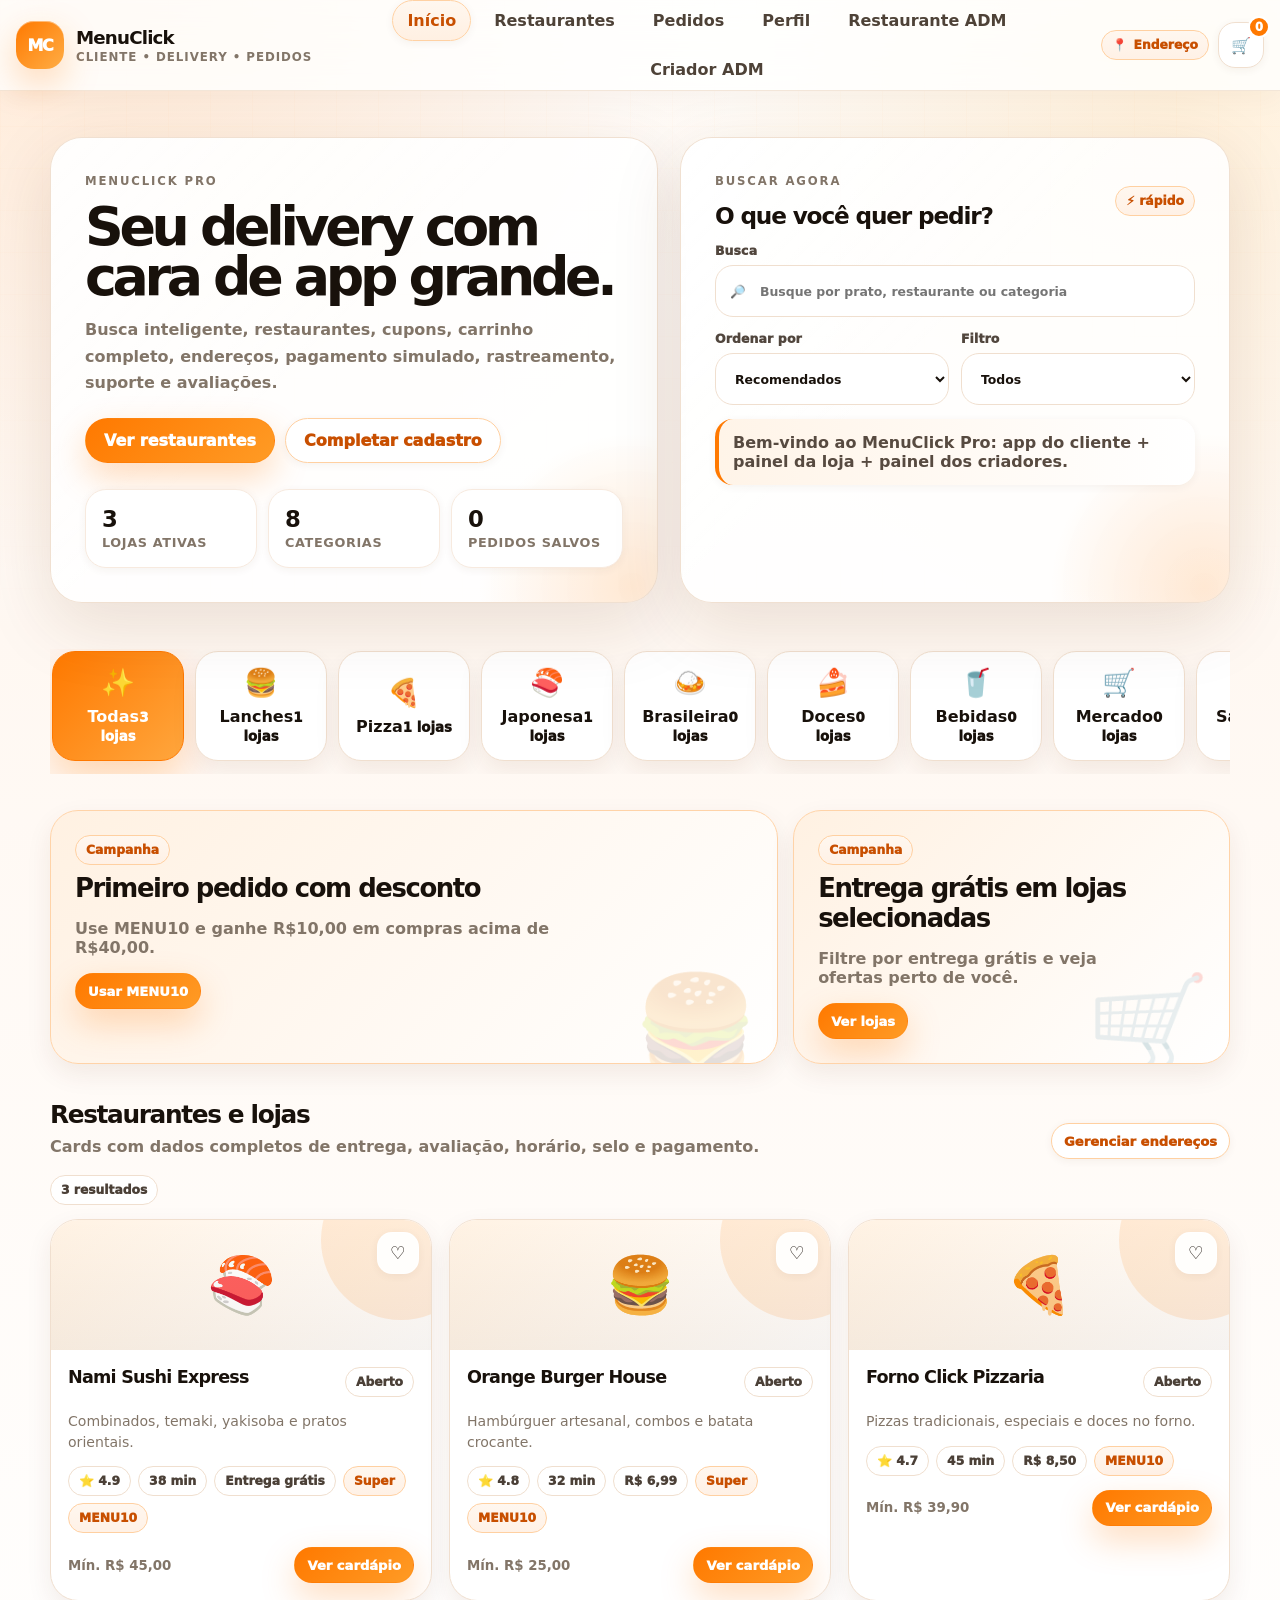
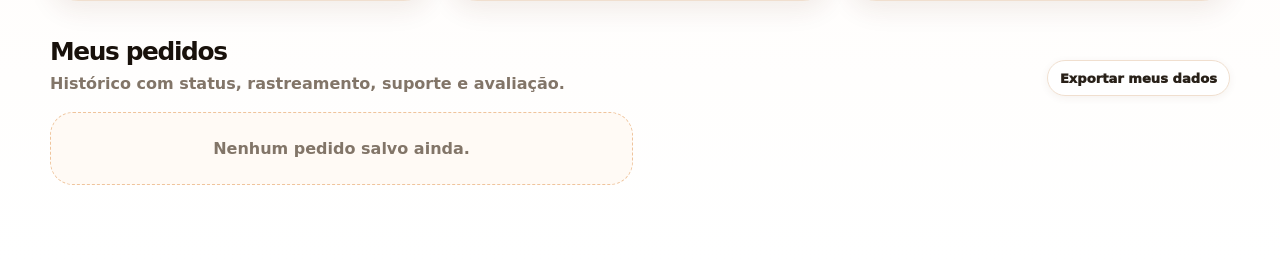
<file: index.html>
<!DOCTYPE html>
<html lang="pt-BR">
<head>
  <meta charset="UTF-8" />
  <meta name="viewport" content="width=device-width, initial-scale=1.0, maximum-scale=1.0" />
  <meta name="theme-color" content="#ff7900" />
  <title>MenuClick | App do Cliente</title>
  <link rel="stylesheet" href="shared.css" />
</head>
<body>
  <header class="topbar">
    <div class="topbar-inner">
      <a class="brand" href="index.html">
        <div class="logo">MC</div>
        <div><h1>MenuClick</h1><p>cliente • delivery • pedidos</p></div>
      </a>
      <nav class="nav">
        <a class="active" href="#inicio">Início</a>
        <a href="#restaurantes">Restaurantes</a>
        <a href="#pedidos">Pedidos</a>
        <button data-open-profile>Perfil</button>
        <a href="restaurante-admin.html">Restaurante ADM</a>
        <a href="criador-admin.html">Criador ADM</a>
      </nav>
      <div class="top-actions">
        <button class="pill orange" data-open-address>📍 <span id="topAddress">Endereço</span></button>
        <button class="icon-btn" data-open-cart aria-label="Abrir carrinho">🛒 <span class="count" id="cartCount">0</span></button>
      </div>
    </div>
  </header>

  <main class="app-shell" id="inicio">
    <section class="hero">
      <div class="container hero-grid">
        <div class="hero-card">
          <p class="eyebrow">MenuClick Pro</p>
          <h2>Seu delivery com cara de app grande.</h2>
          <p>Busca inteligente, restaurantes, cupons, carrinho completo, endereços, pagamento simulado, rastreamento, suporte e avaliações.</p>
          <div class="hero-actions">
            <a class="btn" href="#restaurantes">Ver restaurantes</a>
            <button class="btn secondary" data-open-profile>Completar cadastro</button>
          </div>
          <div class="stat-grid">
            <div class="stat"><strong id="statStores">0</strong><span>lojas ativas</span></div>
            <div class="stat"><strong id="statCats">0</strong><span>categorias</span></div>
            <div class="stat"><strong id="statOrders">0</strong><span>pedidos salvos</span></div>
          </div>
        </div>
        <div class="hero-card search-card">
          <div class="row between">
            <div>
              <p class="eyebrow">Buscar agora</p>
              <h3 style="margin:0;font-size:1.45rem;letter-spacing:-.05em">O que você quer pedir?</h3>
            </div>
            <span class="badge orange">⚡ rápido</span>
          </div>
          <label class="field full">
            Busca
            <div class="input-wrap"><span>🔎</span><input id="searchInput" class="input icon" placeholder="Busque por prato, restaurante ou categoria" /></div>
          </label>
          <div class="form-grid">
            <label class="field">Ordenar por
              <select id="sortSelect" class="select">
                <option value="recommended">Recomendados</option>
                <option value="deliveryTime">Menor tempo</option>
                <option value="deliveryFee">Menor entrega</option>
                <option value="rating">Melhor avaliação</option>
                <option value="minOrder">Menor pedido mínimo</option>
              </select>
            </label>
            <label class="field">Filtro
              <select id="quickFilter" class="select">
                <option value="all">Todos</option>
                <option value="open">Abertos agora</option>
                <option value="free">Entrega grátis</option>
                <option value="coupon">Com cupom</option>
                <option value="super">Super lojas</option>
              </select>
            </label>
          </div>
          <div class="notice" id="noticeBox">Configure avisos no painel dos criadores.</div>
        </div>
      </div>
    </section>

    <section class="section">
      <div class="container">
        <div class="category-strip" id="categoryStrip"></div>
      </div>
    </section>

    <section class="section">
      <div class="container banner-grid" id="bannerGrid"></div>
    </section>

    <section class="section" id="restaurantes">
      <div class="container">
        <div class="section-head">
          <div><h3>Restaurantes e lojas</h3><p>Cards com dados completos de entrega, avaliação, horário, selo e pagamento.</p></div>
          <div class="row"><button class="btn secondary sm" data-open-address>Gerenciar endereços</button></div>
        </div>
        <div class="filters" id="activeFilters"></div>
        <div class="restaurant-grid" id="restaurantGrid"></div>
      </div>
    </section>

    <section class="section" id="pedidos">
      <div class="container">
        <div class="section-head">
          <div><h3>Meus pedidos</h3><p>Histórico com status, rastreamento, suporte e avaliação.</p></div>
          <button class="btn ghost sm" id="exportMyData">Exportar meus dados</button>
        </div>
        <div class="grid cols-2" id="ordersGrid"></div>
      </div>
    </section>
  </main>

  <nav class="mobile-bottom">
    <a href="#inicio" class="active"><b>🏠</b>Início</a>
    <a href="#restaurantes"><b>🍽️</b>Lojas</a>
    <button data-open-cart><b>🛒</b>Carrinho</button>
    <button data-open-profile><b>👤</b>Perfil</button>
  </nav>

  <div class="drawer" id="cartDrawer">
    <div class="overlay" data-close></div>
    <aside class="drawer-panel">
      <button class="close-x" data-close>×</button>
      <h2 style="margin:0 0 4px;letter-spacing:-.05em">Sacola</h2>
      <p style="margin:0 0 16px;color:var(--muted);font-weight:700" id="cartStoreName">Nenhum restaurante selecionado.</p>
      <div id="cartItems"></div>
      <div class="grid" style="margin-top:14px">
        <div class="form-grid">
          <label class="field">Cupom
            <input class="input" id="couponInput" placeholder="MENU10" />
          </label>
          <label class="field">Gorjeta
            <input class="input" id="tipInput" type="number" min="0" step="1" placeholder="0" />
          </label>
        </div>
        <div class="form-grid">
          <label class="field">Entrega/retirada
            <select id="modeInput" class="select">
              <option value="delivery">Receber em casa</option>
              <option value="pickup">Retirar no local</option>
            </select>
          </label>
          <label class="field">Agendar
            <input id="scheduleInput" class="input" type="datetime-local" />
          </label>
        </div>
        <div class="form-grid">
          <label class="field">Pagamento
            <select id="paymentInput" class="select">
              <option value="pix">Pix</option>
              <option value="credit">Cartão de crédito</option>
              <option value="debit">Cartão de débito</option>
              <option value="cash">Dinheiro</option>
              <option value="vr">Vale-refeição</option>
              <option value="wallet">Carteira digital</option>
            </select>
          </label>
          <label class="field">Troco para
            <input id="changeInput" class="input" placeholder="Ex.: 100,00" />
          </label>
        </div>
        <label class="field">CPF na nota
          <input id="cpfNotaInput" class="input" placeholder="000.000.000-00" />
        </label>
        <label class="field">Observação do pedido
          <textarea id="orderNoteInput" class="textarea" placeholder="Ex.: entregar na portaria, sem contato..."></textarea>
        </label>
        <div class="total-box" id="totalsBox"></div>
        <button class="btn block" id="checkoutBtn">Finalizar pedido</button>
      </div>
    </aside>
  </div>

  <div class="modal" id="restaurantModal">
    <div class="overlay" data-close></div>
    <section class="modal-panel large">
      <button class="close-x" data-close>×</button>
      <div id="restaurantDetail"></div>
    </section>
  </div>

  <div class="modal" id="productModal">
    <div class="overlay" data-close></div>
    <section class="modal-panel">
      <button class="close-x" data-close>×</button>
      <div id="productDetail"></div>
    </section>
  </div>

  <div class="modal" id="profileModal">
    <div class="overlay" data-close></div>
    <section class="modal-panel large">
      <button class="close-x" data-close>×</button>
      <div class="section-head"><div><h3>Perfil e privacidade</h3><p>Cadastro completo do cliente, preferências e LGPD.</p></div></div>
      <form id="profileForm" class="grid">
        <div class="form-grid three">
          <label class="field">Nome completo<input name="name" class="input" required /></label>
          <label class="field">E-mail<input name="email" class="input" type="email" /></label>
          <label class="field">Telefone/WhatsApp<input name="phone" class="input" /></label>
          <label class="field">CPF<input name="cpf" class="input" /></label>
          <label class="field">Nascimento<input name="birthDate" class="input" type="date" /></label>
          <label class="field">Preferência de contato<select name="contactPreference" class="select"><option value="whatsapp">WhatsApp</option><option value="email">E-mail</option><option value="sms">SMS</option><option value="push">Push</option></select></label>
        </div>
        <div class="soft">
          <div class="row">
            <label class="switch"><input name="marketing" type="checkbox" /> Receber promoções</label>
            <label class="switch"><input name="push" type="checkbox" /> Push notification</label>
            <label class="switch"><input name="sms" type="checkbox" /> SMS</label>
            <label class="switch"><input name="termsAccepted" type="checkbox" /> Aceito termos e política</label>
          </div>
        </div>
        <div class="row"><button class="btn" type="submit">Salvar perfil</button><button class="btn danger" type="button" id="deleteAccount">Excluir dados locais</button></div>
      </form>
      <hr style="border:0;border-top:1px solid var(--line);margin:22px 0" />
      <div class="section-head"><div><h3>Formas de pagamento salvas</h3><p>Simulação segura: não armazene número completo do cartão em HTML.</p></div><button class="btn secondary sm" id="addPayment">Adicionar forma</button></div>
      <div id="paymentsList" class="grid cols-2"></div>
    </section>
  </div>

  <div class="modal" id="addressModal">
    <div class="overlay" data-close></div>
    <section class="modal-panel large">
      <button class="close-x" data-close>×</button>
      <div class="section-head"><div><h3>Endereços de entrega</h3><p>CEP, rua, número, bairro, referência, instruções e GPS.</p></div><button class="btn secondary sm" id="useGps">Usar GPS</button></div>
      <form id="addressForm" class="grid">
        <input type="hidden" name="id" />
        <div class="form-grid three">
          <label class="field">Nome do endereço<input name="label" class="input" placeholder="Casa, trabalho..." /></label>
          <label class="field">Tipo<select name="type" class="select"><option value="casa">Casa</option><option value="trabalho">Trabalho</option><option value="academia">Academia</option><option value="outro">Outro</option></select></label>
          <label class="field">CEP<input name="cep" class="input" /></label>
          <label class="field">Rua<input name="street" class="input" /></label>
          <label class="field">Número<input name="number" class="input" /></label>
          <label class="field">Complemento<input name="complement" class="input" /></label>
          <label class="field">Bairro<input name="neighborhood" class="input" /></label>
          <label class="field">Cidade<input name="city" class="input" /></label>
          <label class="field">Estado<input name="state" class="input" /></label>
          <label class="field full">Referência<input name="reference" class="input" placeholder="Perto de..." /></label>
          <label class="field full">Instruções<textarea name="instructions" class="textarea"></textarea></label>
          <label class="field">Latitude<input name="lat" class="input" /></label>
          <label class="field">Longitude<input name="lng" class="input" /></label>
          <label class="switch"><input name="isDefault" type="checkbox" /> Tornar padrão</label>
        </div>
        <button class="btn" type="submit">Salvar endereço</button>
      </form>
      <div id="addressesList" class="grid cols-2" style="margin-top:18px"></div>
    </section>
  </div>

  <div class="modal" id="orderModal">
    <div class="overlay" data-close></div>
    <section class="modal-panel">
      <button class="close-x" data-close>×</button>
      <div id="orderDetail"></div>
    </section>
  </div>

  <script src="data.js"></script>
  <script src="customer.js"></script>
</body>
</html>
</file>
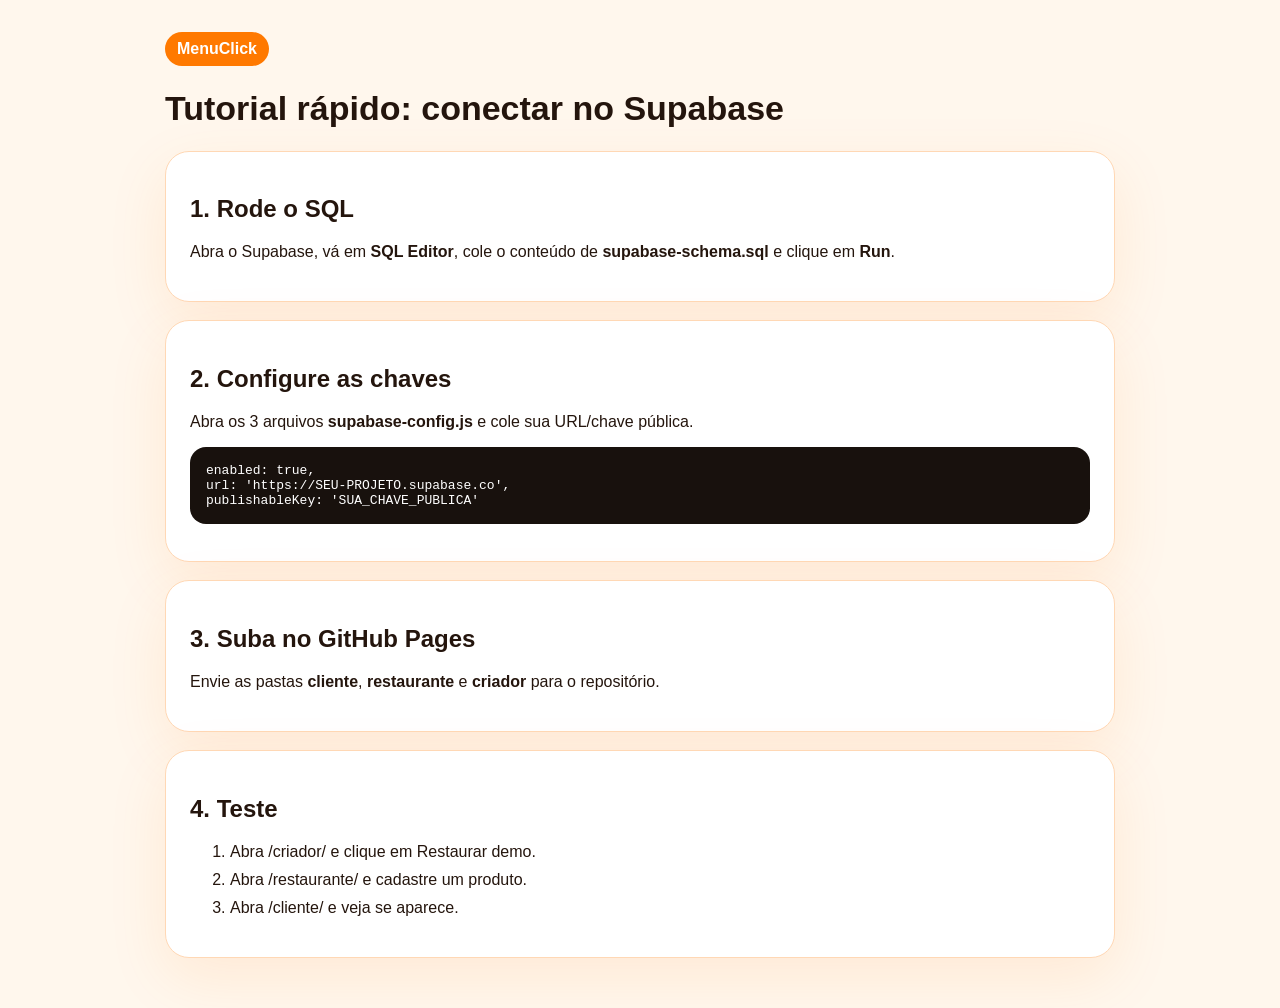
<file: COMECE_AQUI.html>
<!doctype html><html lang="pt-BR"><head><meta charset="utf-8"><meta name="viewport" content="width=device-width,initial-scale=1"><title>MenuClick + Supabase</title><style>body{font-family:Arial,sans-serif;background:#fff7ed;margin:0;color:#24150d}.wrap{max-width:950px;margin:auto;padding:32px}.card{background:#fff;border:1px solid #ffd8b5;border-radius:24px;padding:24px;margin:18px 0;box-shadow:0 20px 60px rgba(255,121,0,.10)}h1{font-size:34px}.tag{display:inline-block;background:#ff7900;color:#fff;padding:8px 12px;border-radius:999px;font-weight:800}code,pre{background:#18110d;color:#fff;border-radius:16px;padding:16px;display:block;overflow:auto}.btn{display:inline-block;background:#ff7900;color:white;text-decoration:none;padding:14px 18px;border-radius:999px;font-weight:800}li{margin:10px 0}</style></head><body><div class="wrap"><span class="tag">MenuClick</span><h1>Tutorial rápido: conectar no Supabase</h1><div class="card"><h2>1. Rode o SQL</h2><p>Abra o Supabase, vá em <b>SQL Editor</b>, cole o conteúdo de <b>supabase-schema.sql</b> e clique em <b>Run</b>.</p></div><div class="card"><h2>2. Configure as chaves</h2><p>Abra os 3 arquivos <b>supabase-config.js</b> e cole sua URL/chave pública.</p><pre>enabled: true,
url: 'https://SEU-PROJETO.supabase.co',
publishableKey: 'SUA_CHAVE_PUBLICA'</pre></div><div class="card"><h2>3. Suba no GitHub Pages</h2><p>Envie as pastas <b>cliente</b>, <b>restaurante</b> e <b>criador</b> para o repositório.</p></div><div class="card"><h2>4. Teste</h2><ol><li>Abra /criador/ e clique em Restaurar demo.</li><li>Abra /restaurante/ e cadastre um produto.</li><li>Abra /cliente/ e veja se aparece.</li></ol></div></div></body></html>
</file>
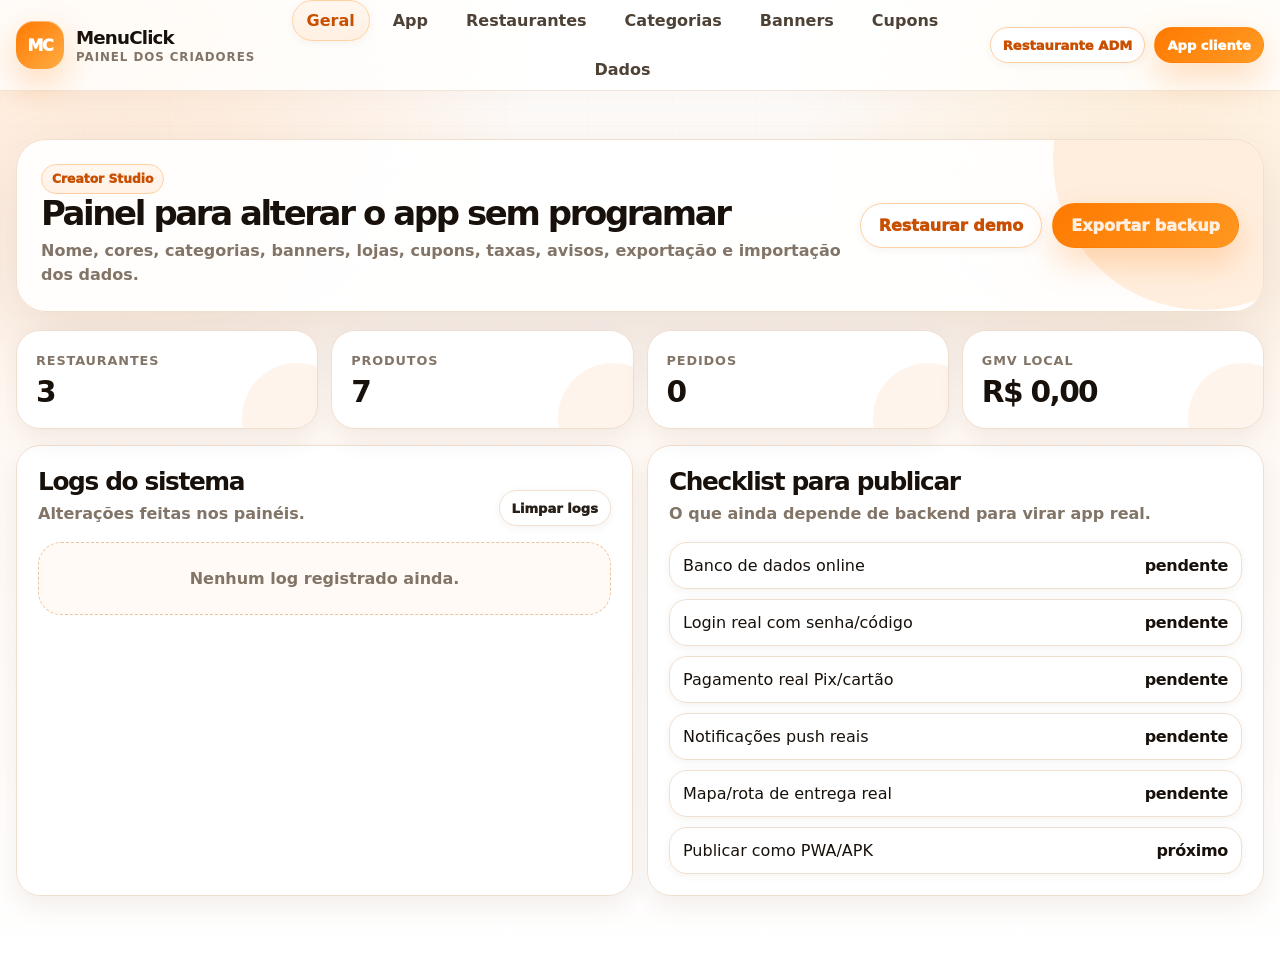
<file: criador-admin.html>
<!DOCTYPE html>
<html lang="pt-BR">
<head>
  <meta charset="UTF-8" />
  <meta name="viewport" content="width=device-width, initial-scale=1.0, maximum-scale=1.0" />
  <meta name="theme-color" content="#ff7900" />
  <title>MenuClick | Painel dos Criadores</title>
  <link rel="stylesheet" href="shared.css" />
</head>
<body>
  <header class="topbar">
    <div class="topbar-inner">
      <a class="brand" href="index.html"><div class="logo">MC</div><div><h1>MenuClick</h1><p>painel dos criadores</p></div></a>
      <nav class="nav">
        <button class="active" data-view="overview">Geral</button>
        <button data-view="settings">App</button>
        <button data-view="restaurants">Restaurantes</button>
        <button data-view="categories">Categorias</button>
        <button data-view="banners">Banners</button>
        <button data-view="coupons">Cupons</button>
        <button data-view="data">Dados</button>
      </nav>
      <div class="top-actions"><a class="btn secondary sm" href="restaurante-admin.html">Restaurante ADM</a><a class="btn sm" href="index.html">App cliente</a></div>
    </div>
  </header>

  <main class="wide admin-shell">
    <section class="admin-hero">
      <div><span class="badge orange">Creator Studio</span><h2>Painel para alterar o app sem programar</h2><p>Nome, cores, categorias, banners, lojas, cupons, taxas, avisos, exportação e importação dos dados.</p></div>
      <div class="row"><button class="btn secondary" id="resetDemo">Restaurar demo</button><button class="btn" id="saveSnapshot">Exportar backup</button></div>
    </section>

    <section class="admin-view active" id="view-overview">
      <div class="dashboard-grid" id="creatorMetrics"></div>
      <div class="grid cols-2" style="margin-top:16px">
        <div class="card"><div class="section-head"><div><h3>Logs do sistema</h3><p>Alterações feitas nos painéis.</p></div><button class="btn ghost sm" id="clearLogs">Limpar logs</button></div><div id="logsList" class="mini-list"></div></div>
        <div class="card"><div class="section-head"><div><h3>Checklist para publicar</h3><p>O que ainda depende de backend para virar app real.</p></div></div><div class="mini-list">
          <div class="mini-item"><span>Banco de dados online</span><b>pendente</b></div>
          <div class="mini-item"><span>Login real com senha/código</span><b>pendente</b></div>
          <div class="mini-item"><span>Pagamento real Pix/cartão</span><b>pendente</b></div>
          <div class="mini-item"><span>Notificações push reais</span><b>pendente</b></div>
          <div class="mini-item"><span>Mapa/rota de entrega real</span><b>pendente</b></div>
          <div class="mini-item"><span>Publicar como PWA/APK</span><b>próximo</b></div>
        </div></div>
      </div>
    </section>

    <section class="admin-view" id="view-settings">
      <form id="settingsForm" class="card grid">
        <div class="section-head"><div><h3>Configurações do app</h3><p>Altere identidade, taxa, cidade, termos e recursos sem código.</p></div><button class="btn" type="submit">Salvar configurações</button></div>
        <div class="form-grid three">
          <label class="field">Nome do app<input name="appName" class="input" /></label>
          <label class="field">Slogan<input name="slogan" class="input" /></label>
          <label class="field">Cidade base<input name="city" class="input" /></label>
          <label class="field">Cor principal<input name="accent" class="input" type="color" /></label>
          <label class="field">Taxa serviço %<input name="serviceFeePercent" class="input" type="number" step="0.1" /></label>
          <label class="field">Entrega padrão<input name="defaultDeliveryFee" class="input" type="number" step="0.01" /></label>
          <label class="field">Entrega grátis acima de<input name="freeDeliveryFrom" class="input" type="number" step="0.01" /></label>
          <label class="switch"><input name="allowScheduledOrders" type="checkbox" /> Pedido agendado</label>
          <label class="switch"><input name="enablePix" type="checkbox" /> Pix</label>
          <label class="switch"><input name="enableCash" type="checkbox" /> Dinheiro</label>
          <label class="switch"><input name="enableCard" type="checkbox" /> Cartão</label>
          <label class="field full">Texto de privacidade/termos<textarea name="privacyText" class="textarea"></textarea></label>
        </div>
      </form>
      <div class="card" style="margin-top:16px"><div class="section-head"><div><h3>Avisos do app</h3><p>Mensagens que aparecem na tela inicial.</p></div><button class="btn secondary sm" id="addNotice">Adicionar aviso</button></div><div id="noticesList" class="mini-list"></div></div>
    </section>

    <section class="admin-view" id="view-restaurants">
      <div class="grid cols-2">
        <form id="restaurantForm" class="card grid">
          <div class="section-head"><div><h3>Cadastrar/editar restaurante</h3><p>Crie lojas sem mexer no código.</p></div><button class="btn" type="submit">Salvar restaurante</button></div>
          <input type="hidden" name="id" />
          <div class="form-grid">
            <label class="field">Nome<input name="name" class="input" required /></label>
            <label class="field">Categoria<select name="category" class="select" id="restaurantCategory"></select></label>
            <label class="field">Razão social<input name="legalName" class="input" /></label>
            <label class="field">CNPJ<input name="cnpj" class="input" /></label>
            <label class="field">E-mail dono<input name="ownerEmail" class="input" /></label>
            <label class="field">Emoji capa<input name="coverEmoji" class="input" /></label>
            <label class="field full">Descrição<input name="description" class="input" /></label>
            <label class="field">Pedido mínimo<input name="minOrder" class="input" type="number" step="0.01" /></label>
            <label class="field">Entrega<input name="deliveryFee" class="input" type="number" step="0.01" /></label>
            <label class="field">Tempo/min<input name="deliveryTime" class="input" type="number" /></label>
            <label class="field">Avaliação inicial<input name="rating" class="input" type="number" step="0.1" /></label>
            <label class="field">Rua<input name="street" class="input" /></label>
            <label class="field">Número<input name="number" class="input" /></label>
            <label class="field">Bairro<input name="neighborhood" class="input" /></label>
            <label class="field">Cidade<input name="city" class="input" /></label>
            <label class="field">Estado<input name="state" class="input" /></label>
            <label class="field full">Tags<input name="tags" class="input" placeholder="Entrega rápida, Cupom" /></label>
          </div>
          <div class="row"><label class="switch"><input name="open" type="checkbox" checked /> Aberto</label><label class="switch"><input name="verified" type="checkbox" checked /> Verificado</label><label class="switch"><input name="superStore" type="checkbox" /> Super loja</label><button type="button" id="clearRestaurant" class="btn ghost sm">Limpar</button></div>
        </form>
        <div class="card"><div class="section-head"><div><h3>Restaurantes</h3><p>Lista geral da plataforma.</p></div></div><div id="restaurantsList" class="mini-list"></div></div>
      </div>
    </section>

    <section class="admin-view" id="view-categories">
      <div class="grid cols-2">
        <form id="categoryForm" class="card grid">
          <div class="section-head"><div><h3>Categorias</h3><p>Controle quais aparecem no app.</p></div><button class="btn" type="submit">Salvar categoria</button></div>
          <input type="hidden" name="id" />
          <div class="form-grid"><label class="field">Nome<input name="name" class="input" required /></label><label class="field">Emoji<input name="emoji" class="input" required /></label><label class="field">Ordem<input name="sort" class="input" type="number" /></label><label class="switch"><input name="active" type="checkbox" checked /> Ativa</label></div>
        </form>
        <div class="card"><h3 style="margin-top:0">Categorias atuais</h3><div id="categoriesList" class="mini-list"></div></div>
      </div>
    </section>

    <section class="admin-view" id="view-banners">
      <div class="grid cols-2">
        <form id="bannerForm" class="card grid">
          <div class="section-head"><div><h3>Banners e campanhas</h3><p>Aparecem na tela inicial do cliente.</p></div><button class="btn" type="submit">Salvar banner</button></div>
          <input type="hidden" name="id" />
          <label class="field">Título<input name="title" class="input" required /></label>
          <label class="field">Texto<input name="body" class="input" required /></label>
          <div class="form-grid"><label class="field">CTA<input name="cta" class="input" /></label><label class="field">Cupom vinculado<input name="coupon" class="input" /></label></div>
          <label class="switch"><input name="active" type="checkbox" checked /> Ativo</label>
        </form>
        <div class="card"><h3 style="margin-top:0">Banners atuais</h3><div id="bannersList" class="mini-list"></div></div>
      </div>
    </section>

    <section class="admin-view" id="view-coupons">
      <div class="grid cols-2">
        <form id="globalCouponForm" class="card grid">
          <div class="section-head"><div><h3>Cupom global</h3><p>Vale para todas as lojas ou uma loja específica.</p></div><button class="btn" type="submit">Salvar cupom</button></div>
          <div class="form-grid"><label class="field">Código<input name="code" class="input" required /></label><label class="field">Restaurante<select name="restaurantId" class="select"><option value="">Todos</option></select></label><label class="field">Tipo<select name="type" class="select"><option value="fixed">Valor fixo</option><option value="percent">Percentual</option><option value="delivery">Frete grátis</option></select></label><label class="field">Valor<input name="value" class="input" type="number" step="0.01" /></label><label class="field">Pedido mínimo<input name="minOrder" class="input" type="number" step="0.01" /></label><label class="field">Validade<input name="expiresAt" class="input" type="date" /></label></div>
          <label class="switch"><input name="active" type="checkbox" checked /> Ativo</label>
        </form>
        <div class="card"><h3 style="margin-top:0">Todos os cupons</h3><div id="globalCouponsList" class="mini-list"></div></div>
      </div>
    </section>

    <section class="admin-view" id="view-data">
      <div class="grid cols-2">
        <div class="card grid"><h3 style="margin-top:0">Importar dados</h3><p style="color:var(--muted);font-weight:700">Cole aqui um backup JSON exportado do MenuClick. Isso substitui os dados locais deste navegador.</p><textarea class="textarea" id="importText" style="min-height:240px"></textarea><button class="btn" id="importBackup">Importar backup</button></div>
        <div class="card grid"><h3 style="margin-top:0">Backup atual</h3><button class="btn secondary" id="copyBackup">Copiar JSON</button><pre class="codebox" id="backupPreview"></pre></div>
      </div>
    </section>
  </main>

  <script src="data.js"></script>
  <script src="creator-admin.js"></script>
</body>
</html>
</file>
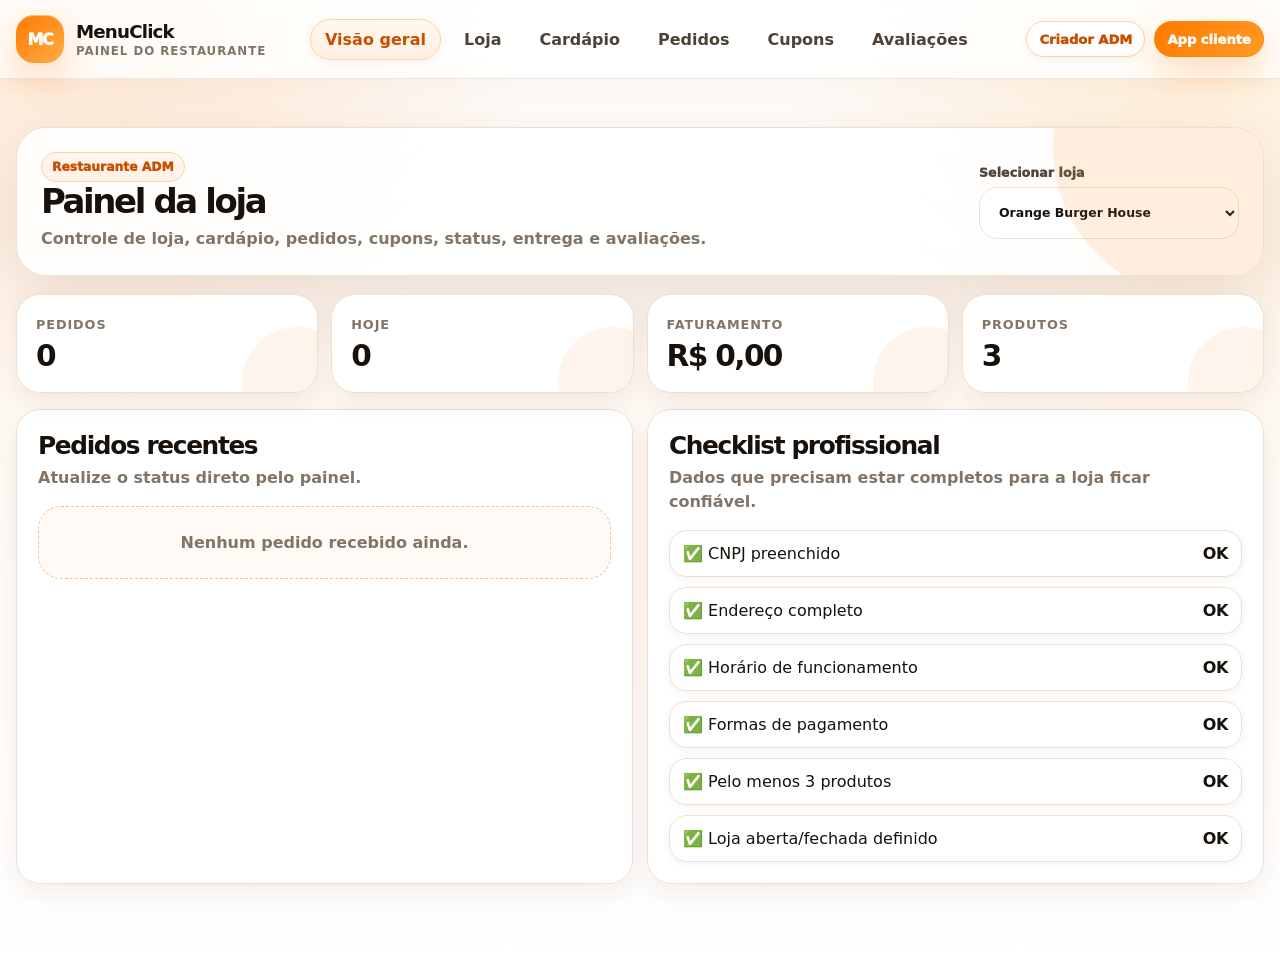
<file: restaurante-admin.html>
<!DOCTYPE html>
<html lang="pt-BR">
<head>
  <meta charset="UTF-8" />
  <meta name="viewport" content="width=device-width, initial-scale=1.0, maximum-scale=1.0" />
  <meta name="theme-color" content="#ff7900" />
  <title>MenuClick | Painel do Restaurante</title>
  <link rel="stylesheet" href="shared.css" />
</head>
<body>
  <header class="topbar">
    <div class="topbar-inner">
      <a class="brand" href="index.html"><div class="logo">MC</div><div><h1>MenuClick</h1><p>painel do restaurante</p></div></a>
      <nav class="nav">
        <button class="active" data-view="dashboard">Visão geral</button>
        <button data-view="profile">Loja</button>
        <button data-view="products">Cardápio</button>
        <button data-view="orders">Pedidos</button>
        <button data-view="coupons">Cupons</button>
        <button data-view="reviews">Avaliações</button>
      </nav>
      <div class="top-actions"><a class="btn secondary sm" href="criador-admin.html">Criador ADM</a><a class="btn sm" href="index.html">App cliente</a></div>
    </div>
  </header>

  <main class="wide admin-shell">
    <section class="admin-hero">
      <div><span class="badge orange">Restaurante ADM</span><h2 id="adminTitle">Painel da loja</h2><p>Controle de loja, cardápio, pedidos, cupons, status, entrega e avaliações.</p></div>
      <label class="field" style="min-width:260px">Selecionar loja
        <select class="select" id="restaurantSelect"></select>
      </label>
    </section>

    <section class="admin-view active" id="view-dashboard">
      <div class="dashboard-grid" id="dashboardMetrics"></div>
      <div class="grid cols-2" style="margin-top:16px">
        <div class="card"><div class="section-head"><div><h3>Pedidos recentes</h3><p>Atualize o status direto pelo painel.</p></div></div><div id="recentOrders" class="mini-list"></div></div>
        <div class="card"><div class="section-head"><div><h3>Checklist profissional</h3><p>Dados que precisam estar completos para a loja ficar confiável.</p></div></div><div id="storeChecklist" class="mini-list"></div></div>
      </div>
    </section>

    <section class="admin-view" id="view-profile">
      <form id="storeForm" class="card grid">
        <div class="section-head"><div><h3>Dados da loja</h3><p>CNPJ, horário, endereço, taxa, raio e formas de pagamento.</p></div><button class="btn" type="submit">Salvar loja</button></div>
        <div class="form-grid three">
          <label class="field">Nome fantasia<input name="name" class="input" /></label>
          <label class="field">Razão social<input name="legalName" class="input" /></label>
          <label class="field">CNPJ<input name="cnpj" class="input" /></label>
          <label class="field">E-mail do dono<input name="ownerEmail" class="input" /></label>
          <label class="field">Categoria<select name="category" class="select" id="categorySelect"></select></label>
          <label class="field">Emoji capa<input name="coverEmoji" class="input" placeholder="🍔" /></label>
          <label class="field full">Descrição<input name="description" class="input" /></label>
          <label class="field">Pedido mínimo<input name="minOrder" class="input" type="number" step="0.01" /></label>
          <label class="field">Taxa de entrega<input name="deliveryFee" class="input" type="number" step="0.01" /></label>
          <label class="field">Grátis acima de<input name="freeDeliveryFrom" class="input" type="number" step="0.01" /></label>
          <label class="field">Tempo entrega/min<input name="deliveryTime" class="input" type="number" /></label>
          <label class="field">Tempo preparo/min<input name="preparationTime" class="input" type="number" /></label>
          <label class="field">Raio de entrega/km<input name="deliveryRadiusKm" class="input" type="number" step="0.1" /></label>
          <label class="field">Rua<input name="street" class="input" /></label>
          <label class="field">Número<input name="number" class="input" /></label>
          <label class="field">Bairro<input name="neighborhood" class="input" /></label>
          <label class="field">Cidade<input name="city" class="input" /></label>
          <label class="field">Estado<input name="state" class="input" /></label>
          <label class="field">CEP<input name="cep" class="input" /></label>
          <label class="field full">Tags separadas por vírgula<input name="tags" class="input" /></label>
          <label class="field full">Subcategorias separadas por vírgula<input name="subcategories" class="input" /></label>
        </div>
        <div class="soft"><b>Formas de pagamento aceitas</b><div class="row" style="margin-top:10px">
          <label class="switch"><input name="pix" type="checkbox" /> Pix</label>
          <label class="switch"><input name="credit" type="checkbox" /> Crédito</label>
          <label class="switch"><input name="debit" type="checkbox" /> Débito</label>
          <label class="switch"><input name="cash" type="checkbox" /> Dinheiro</label>
          <label class="switch"><input name="vr" type="checkbox" /> Vale-refeição</label>
        </div></div>
        <div class="soft"><b>Horários</b><div class="form-grid" style="margin-top:10px">
          <label class="field">Segunda<input name="mon" class="input" placeholder="18:00-23:00" /></label>
          <label class="field">Terça<input name="tue" class="input" /></label>
          <label class="field">Quarta<input name="wed" class="input" /></label>
          <label class="field">Quinta<input name="thu" class="input" /></label>
          <label class="field">Sexta<input name="fri" class="input" /></label>
          <label class="field">Sábado<input name="sat" class="input" /></label>
          <label class="field">Domingo<input name="sun" class="input" /></label>
        </div></div>
        <div class="row">
          <label class="switch"><input name="open" type="checkbox" /> Loja aberta</label>
          <label class="switch"><input name="verified" type="checkbox" /> Verificada</label>
          <label class="switch"><input name="superStore" type="checkbox" /> Super loja</label>
        </div>
      </form>
    </section>

    <section class="admin-view" id="view-products">
      <div class="grid cols-2">
        <form id="productForm" class="card grid">
          <div class="section-head"><div><h3>Produto</h3><p>Cadastre produto, adicionais e estoque.</p></div><button class="btn" type="submit">Salvar produto</button></div>
          <input type="hidden" name="id" />
          <div class="form-grid">
            <label class="field">Nome<input name="name" class="input" required /></label>
            <label class="field">Categoria<input name="category" class="input" required /></label>
            <label class="field">Emoji/foto simples<input name="emoji" class="input" placeholder="🍔" /></label>
            <label class="field">Preço<input name="price" class="input" type="number" step="0.01" required /></label>
            <label class="field">Preço promocional<input name="promoPrice" class="input" type="number" step="0.01" /></label>
            <label class="field">Estoque<input name="stock" class="input" type="number" /></label>
            <label class="field">Serve<input name="serves" class="input" /></label>
            <label class="field">Peso/tamanho<input name="weight" class="input" /></label>
            <label class="field full">Descrição<input name="description" class="input" /></label>
            <label class="field">Alérgenos<input name="allergens" class="input" /></label>
            <label class="field">Nutrição<input name="nutrition" class="input" /></label>
            <label class="field">Tempo preparo/min<input name="prepTime" class="input" type="number" /></label>
            <input type="hidden" name="optionsRaw" />
            <div class="field full easy-options-block">
              <div class="easy-options-head">
                <div>
                  <b>Adicionais e opções do produto</b>
                  <small>Monte os adicionais clicando nos botões. O restaurante não precisa digitar códigos.</small>
                </div>
                <button class="btn secondary sm" type="button" id="addOptionGroup">+ Grupo</button>
              </div>
              <div class="quick-template-row">
                <button class="chip" type="button" data-option-template="burger">Modelo lanche</button>
                <button class="chip" type="button" data-option-template="pizza">Modelo pizza</button>
                <button class="chip" type="button" data-option-template="acai">Modelo açaí</button>
                <button class="chip" type="button" data-option-template="drink">Modelo bebida</button>
                <button class="chip soft-danger" type="button" id="clearOptionsBuilder">Limpar adicionais</button>
              </div>
              <div id="optionBuilder" class="option-builder"></div>
              <div class="option-preview">
                <span class="badge orange">Prévia no app</span>
                <div id="optionPreview" class="option-preview-list"></div>
              </div>
            </div>
          </div>
          <div class="row"><label class="switch"><input name="available" type="checkbox" checked /> Disponível</label><label class="switch"><input name="featured" type="checkbox" /> Destaque</label><button type="button" class="btn ghost sm" id="clearProduct">Limpar</button></div>
        </form>
        <div class="card"><div class="section-head"><div><h3>Cardápio atual</h3><p>Editar, pausar ou remover produtos.</p></div></div><div id="productsList" class="mini-list"></div></div>
      </div>
    </section>

    <section class="admin-view" id="view-orders">
      <div class="card"><div class="section-head"><div><h3>Pedidos recebidos</h3><p>Controle status e dados de entrega.</p></div></div><div class="table-wrap"><table class="table"><thead><tr><th>Pedido</th><th>Cliente</th><th>Itens</th><th>Total</th><th>Status</th><th>Ação</th></tr></thead><tbody id="ordersTable"></tbody></table></div></div>
    </section>

    <section class="admin-view" id="view-coupons">
      <div class="grid cols-2">
        <form id="couponForm" class="card grid">
          <div class="section-head"><div><h3>Criar cupom da loja</h3><p>Por valor fixo, percentual ou frete grátis.</p></div><button class="btn" type="submit">Salvar cupom</button></div>
          <div class="form-grid">
            <label class="field">Código<input name="code" class="input" required /></label>
            <label class="field">Tipo<select name="type" class="select"><option value="fixed">Valor fixo</option><option value="percent">Percentual</option><option value="delivery">Frete grátis</option></select></label>
            <label class="field">Valor<input name="value" class="input" type="number" step="0.01" required /></label>
            <label class="field">Pedido mínimo<input name="minOrder" class="input" type="number" step="0.01" /></label>
            <label class="field">Validade<input name="expiresAt" class="input" type="date" /></label>
            <label class="field">Limite uso<input name="usageLimit" class="input" type="number" /></label>
          </div>
          <label class="switch"><input name="active" type="checkbox" checked /> Ativo</label>
        </form>
        <div class="card"><h3 style="margin-top:0">Cupons da loja</h3><div id="couponsList" class="mini-list"></div></div>
      </div>
    </section>

    <section class="admin-view" id="view-reviews">
      <div class="grid cols-2">
        <div class="card"><h3 style="margin-top:0">Avaliações</h3><div id="reviewsList" class="mini-list"></div></div>
        <div class="card"><h3 style="margin-top:0">Chamados de suporte</h3><div id="supportList" class="mini-list"></div></div>
      </div>
    </section>
  </main>

  <script src="data.js"></script>
  <script src="restaurant-admin.js"></script>
</body>
</html>
</file>
<file: shared.css>
/* ==========================================================
   MenuClick UI Pro — identidade visual branco + laranja
   App do cliente + Painel Restaurante + Painel Criadores
   ========================================================== */
:root{
  --orange:#ff7900;
  --orange-600:#ec6700;
  --orange-700:#c84f00;
  --orange-soft:#fff2e6;
  --orange-soft-2:#fff8f2;
  --cream:#fffaf6;
  --bg:#fff7ef;
  --surface:#ffffff;
  --surface-2:#fffdfb;
  --text:#18110b;
  --text-2:#382a20;
  --muted:#827568;
  --muted-2:#a99b8d;
  --line:#f0dfcf;
  --line-2:#f7eadf;
  --success:#16a34a;
  --danger:#dc2626;
  --warning:#f59e0b;
  --blue:#2563eb;
  --shadow-xs:0 2px 8px rgba(91,43,0,.06);
  --shadow-sm:0 10px 26px rgba(91,43,0,.08);
  --shadow:0 22px 70px rgba(91,43,0,.13);
  --shadow-strong:0 30px 90px rgba(91,43,0,.2);
  --radius-xl:32px;
  --radius-lg:24px;
  --radius-md:18px;
  --radius-sm:13px;
  --max:1180px;
}
*{box-sizing:border-box}
html{scroll-behavior:smooth;text-rendering:optimizeLegibility;-webkit-font-smoothing:antialiased}
body{
  margin:0;
  color:var(--text);
  font-family:Inter, ui-sans-serif, system-ui, -apple-system, BlinkMacSystemFont, "Segoe UI", Arial, sans-serif;
  background:
    radial-gradient(circle at 8% -4%, rgba(255,121,0,.18), transparent 29%),
    radial-gradient(circle at 92% 4%, rgba(255,183,77,.20), transparent 26%),
    linear-gradient(180deg,#fff 0%, var(--orange-soft-2) 34%, #fff 100%);
  min-height:100vh;
  overflow-x:hidden;
}
body:before{
  content:"";
  position:fixed;
  inset:0;
  pointer-events:none;
  background-image:linear-gradient(rgba(255,121,0,.035) 1px, transparent 1px),linear-gradient(90deg,rgba(255,121,0,.035) 1px, transparent 1px);
  background-size:42px 42px;
  mask-image:linear-gradient(180deg,rgba(0,0,0,.5),transparent 75%);
  z-index:-1;
}
body.lock{overflow:hidden}
button,input,select,textarea{font:inherit}
button{cursor:pointer;border:0;background:none;color:inherit}
button:disabled{cursor:not-allowed;opacity:.55}
a{text-decoration:none;color:inherit}
textarea{resize:vertical;min-height:96px}
img{max-width:100%;display:block}.hidden{display:none!important}.sr{position:absolute;left:-9999px}.full{grid-column:1/-1}
::selection{background:rgba(255,121,0,.22)}
.container{width:min(var(--max), calc(100% - 32px));margin:0 auto}.wide{width:min(1360px, calc(100% - 32px));margin:0 auto}

/* Topbar */
.topbar{position:sticky;top:0;z-index:80;background:rgba(255,255,255,.82);backdrop-filter:blur(22px) saturate(130%);border-bottom:1px solid rgba(240,223,207,.78);box-shadow:0 8px 26px rgba(91,43,0,.04)}
.topbar-inner{width:min(1360px, calc(100% - 32px));margin:0 auto;display:grid;grid-template-columns:auto 1fr auto;align-items:center;gap:18px;min-height:78px}
.brand{display:flex;align-items:center;gap:12px;min-width:max-content}.logo{width:48px;height:48px;border-radius:18px;background:linear-gradient(135deg,var(--orange),#ffad45);display:grid;place-items:center;color:#fff;font-weight:1000;box-shadow:0 14px 36px rgba(255,121,0,.28), inset 0 1px 0 rgba(255,255,255,.42);letter-spacing:-1.4px;position:relative;overflow:hidden}.logo:after{content:"";position:absolute;inset:-35%;background:linear-gradient(110deg,transparent 38%,rgba(255,255,255,.34),transparent 62%);transform:translateX(-55%);animation:shine 6s ease-in-out infinite}.brand h1{margin:0;font-size:1.14rem;letter-spacing:-.045em}.brand p{margin:2px 0 0;color:var(--muted);font-size:.74rem;font-weight:850;text-transform:uppercase;letter-spacing:.08em}.nav{display:flex;justify-content:center;gap:8px;flex-wrap:wrap}.nav a,.nav button{padding:10px 14px;border:1px solid transparent;border-radius:999px;font-weight:900;color:#4e4237;transition:.18s ease}.nav a:hover,.nav button:hover,.nav a.active,.nav button.active{background:linear-gradient(180deg,#fff7ef,#fff0e2);border-color:#ffd1a3;color:var(--orange-700);box-shadow:var(--shadow-xs)}
.top-actions{display:flex;gap:9px;align-items:center}.pill,.badge{display:inline-flex;align-items:center;gap:6px;border-radius:999px;font-size:.77rem;font-weight:950;padding:7px 10px;border:1px solid var(--line);background:#fff;color:#4b4037;white-space:nowrap}.pill.orange,.badge.orange{border-color:#ffd0a1;background:linear-gradient(180deg,#fff7ef,#fff1e6);color:var(--orange-700)}.badge.green{border-color:#bbf7d0;background:#f0fdf4;color:#15803d}.badge.red{border-color:#fecaca;background:#fff1f1;color:#b91c1c}.badge.gray{border-color:#e5e7eb;background:#f9fafb;color:#374151}.badge.blue{border-color:#bfdbfe;background:#eff6ff;color:#1d4ed8}.badge.yellow{border-color:#fde68a;background:#fffbeb;color:#b45309}

/* Buttons */
.btn{display:inline-flex;align-items:center;justify-content:center;gap:8px;border-radius:999px;background:linear-gradient(135deg,var(--orange),#ff9b25);color:#fff;font-weight:1000;padding:12px 18px;box-shadow:0 14px 34px rgba(255,121,0,.26);transition:.2s ease;border:1px solid rgba(255,121,0,.16);min-height:44px}.btn:hover{transform:translateY(-2px);background:linear-gradient(135deg,var(--orange-600),#ff8d13);box-shadow:0 20px 46px rgba(255,121,0,.3)}.btn:active{transform:translateY(0)}.btn.secondary{background:#fff;color:var(--orange-700);border-color:#ffd0a1;box-shadow:var(--shadow-xs)}.btn.secondary:hover{background:var(--orange-soft)}.btn.ghost{background:#fff;color:#282018;border-color:var(--line);box-shadow:var(--shadow-xs)}.btn.danger{background:linear-gradient(135deg,#dc2626,#f87171)}.btn.success{background:linear-gradient(135deg,#16a34a,#4ade80)}.btn.sm{padding:8px 12px;font-size:.82rem;min-height:36px}.btn.block{width:100%}
.icon-btn{width:46px;height:46px;border-radius:17px;background:#fff;border:1px solid var(--line);display:grid;place-items:center;font-weight:950;position:relative;box-shadow:var(--shadow-xs);transition:.18s ease}.icon-btn:hover{border-color:#ffc58c;background:var(--orange-soft);transform:translateY(-1px)}.count{position:absolute;right:-7px;top:-7px;min-width:22px;height:22px;border-radius:999px;background:var(--orange);color:#fff;font-size:.72rem;display:grid;place-items:center;border:2px solid #fff;font-weight:1000}

/* Hero / App */
.app-shell{padding-bottom:60px}.hero{padding:46px 0 28px}.hero-grid{display:grid;grid-template-columns:1.05fr .95fr;gap:22px;align-items:stretch}.hero-card{background:rgba(255,255,255,.86);border:1px solid rgba(240,223,207,.95);box-shadow:var(--shadow);border-radius:var(--radius-xl);padding:34px;position:relative;overflow:hidden;isolation:isolate}.hero-card:before{content:"";position:absolute;inset:auto -140px -150px auto;width:330px;height:330px;border-radius:50%;background:radial-gradient(circle,rgba(255,121,0,.17),transparent 66%);z-index:-1}.hero-card:after{content:"";position:absolute;inset:0;border-radius:inherit;background:linear-gradient(135deg,rgba(255,255,255,.55),transparent 45%);pointer-events:none;z-index:-1}.eyebrow{text-transform:uppercase;letter-spacing:.16em;color:var(--orange-700);font-weight:1000;font-size:.73rem;margin:0 0 11px}.hero h2{font-size:clamp(2.15rem, 4.2vw, 4.35rem);line-height:.92;letter-spacing:-.08em;margin:0 0 16px;max-width:850px}.hero p{color:var(--muted);font-weight:700;line-height:1.65}.hero-actions{display:flex;gap:10px;flex-wrap:wrap;margin-top:22px}.stat-grid{display:grid;grid-template-columns:repeat(3,1fr);gap:11px;margin-top:26px}.stat{background:#fff;border:1px solid var(--line-2);border-radius:21px;padding:16px;box-shadow:var(--shadow-xs)}.stat strong{display:block;font-size:1.42rem;letter-spacing:-.05em}.stat span{color:var(--muted);font-size:.8rem;font-weight:850;text-transform:uppercase;letter-spacing:.05em}.search-card{display:flex;flex-direction:column;gap:14px}

/* Forms */
.input-wrap{position:relative}.input-wrap span{position:absolute;left:15px;top:50%;transform:translateY(-50%);color:var(--muted)}.input,.select{width:100%;border:1px solid var(--line);background:#fff;border-radius:18px;min-height:52px;padding:0 15px;color:var(--text);outline:none;font-weight:800;box-shadow:inset 0 1px 0 rgba(255,255,255,.8)}.input.icon{padding-left:44px}.textarea{width:100%;border:1px solid var(--line);background:#fff;border-radius:18px;padding:14px 15px;outline:none;font-weight:700;color:var(--text)}.input:focus,.select:focus,.textarea:focus{border-color:#ffbd80;box-shadow:0 0 0 4px rgba(255,121,0,.11)}.form-grid{display:grid;grid-template-columns:repeat(2,1fr);gap:12px}.form-grid.three{grid-template-columns:repeat(3,1fr)}.form-grid .full{grid-column:1/-1}label.field{display:grid;gap:7px;color:#51463d;font-size:.78rem;font-weight:1000;letter-spacing:.01em}label.field small{color:var(--muted);font-weight:750;line-height:1.45}.row{display:flex;gap:10px;align-items:center;flex-wrap:wrap}.row.between{justify-content:space-between}.switch{display:inline-flex;align-items:center;gap:8px;font-weight:900;color:#5f554c}.switch input{width:18px;height:18px;accent-color:var(--orange)}

/* Sections */
.section{padding:18px 0}.section-head{display:flex;justify-content:space-between;align-items:end;gap:16px;margin-bottom:16px}.section-head h3{margin:0;font-size:1.55rem;letter-spacing:-.055em}.section-head p{margin:6px 0 0;color:var(--muted);font-weight:700;line-height:1.5}.card{background:rgba(255,255,255,.92);border:1px solid var(--line);box-shadow:var(--shadow-sm);border-radius:var(--radius-lg);padding:21px}.soft{background:linear-gradient(180deg,#fffdfb,#fff9f4);border:1px solid var(--line-2);border-radius:21px;padding:16px}.grid{display:grid;gap:14px}.grid.cols-2{grid-template-columns:repeat(2,1fr)}.grid.cols-3{grid-template-columns:repeat(3,1fr)}.grid.cols-4{grid-template-columns:repeat(4,1fr)}.layout{display:grid;grid-template-columns:290px 1fr;gap:18px;align-items:start}.side-panel{position:sticky;top:96px;display:grid;gap:12px}.tabs{display:flex;gap:8px;flex-wrap:wrap}.tab{padding:10px 14px;border-radius:999px;border:1px solid var(--line);background:#fff;font-weight:1000;color:#51473e}.tab.active,.tab:hover{border-color:#ffc28a;background:var(--orange-soft);color:var(--orange-700)}
.category-strip{display:flex;gap:11px;overflow:auto;padding:2px 2px 13px;scrollbar-width:none}.category-strip::-webkit-scrollbar{display:none}.category-card{min-width:132px;border:1px solid var(--line);background:#fff;border-radius:23px;padding:15px;box-shadow:var(--shadow-sm);font-weight:1000;transition:.18s ease}.category-card:hover{transform:translateY(-2px);border-color:#ffce9a}.category-card span{display:block;font-size:1.7rem;margin-bottom:8px}.category-card.active{background:linear-gradient(135deg,var(--orange),#ffa63d);color:#fff;border-color:var(--orange);box-shadow:0 18px 42px rgba(255,121,0,.28)}
.banner-grid{display:grid;grid-template-columns:1.25fr .75fr;gap:15px}.banner{border-radius:28px;padding:24px;min-height:156px;background:linear-gradient(135deg,#fff1e2,#fff);border:1px solid #ffd3a8;position:relative;overflow:hidden;box-shadow:var(--shadow-sm)}.banner:after{content:"🍔";position:absolute;right:18px;bottom:-24px;font-size:6.3rem;opacity:.19}.banner.alt:after{content:"🛒"}.banner h3{margin:8px 0 6px;font-size:1.62rem;letter-spacing:-.055em}.banner p{color:var(--muted);font-weight:750;max-width:75%}.notice{border-left:4px solid var(--orange);background:linear-gradient(90deg,#fff4e8,#fff);border-radius:18px;padding:14px;color:#574a40;font-weight:800;box-shadow:var(--shadow-xs)}

/* Restaurant cards */
.filters{display:flex;gap:8px;flex-wrap:wrap;margin:14px 0}.restaurant-grid{display:grid;grid-template-columns:repeat(3,1fr);gap:17px}.restaurant-card{background:#fff;border:1px solid var(--line);border-radius:28px;box-shadow:var(--shadow-sm);overflow:hidden;transition:.22s ease;position:relative}.restaurant-card:hover{transform:translateY(-4px);box-shadow:var(--shadow);border-color:#ffd1a3}.cover{height:130px;background:linear-gradient(135deg,#fff2e3,#fff);display:flex;align-items:center;justify-content:center;font-size:3.45rem;position:relative;overflow:hidden}.cover:before{content:"";position:absolute;width:160px;height:160px;border-radius:50%;background:rgba(255,121,0,.13);right:-50px;top:-60px}.cover:after{content:"";position:absolute;inset:0;background:linear-gradient(180deg,transparent,rgba(91,43,0,.06))}.restaurant-body{padding:17px}.restaurant-title{display:flex;justify-content:space-between;gap:10px;align-items:flex-start}.restaurant-title h4{margin:0;font-size:1.1rem;letter-spacing:-.045em}.restaurant-body p{color:var(--muted);font-size:.88rem;line-height:1.45}.meta{display:flex;gap:7px;flex-wrap:wrap;margin-top:12px}.heart{position:absolute;top:12px;right:12px;width:42px;height:42px;border-radius:15px;background:rgba(255,255,255,.93);display:grid;place-items:center;border:1px solid rgba(255,255,255,.75);z-index:2;box-shadow:var(--shadow-xs);font-size:1.1rem}.heart.active{color:var(--danger)}.heart:hover{transform:scale(1.04)}
.menu-grid{display:grid;grid-template-columns:repeat(2,1fr);gap:13px}.item-card{display:grid;grid-template-columns:1fr auto;gap:12px;align-items:start;background:#fff;border:1px solid var(--line);border-radius:22px;padding:15px;transition:.18s ease}.item-card:hover{border-color:#ffc58c;box-shadow:var(--shadow-xs);transform:translateY(-2px)}.item-card.unavailable{opacity:.55}.item-card h4{margin:0 0 5px;letter-spacing:-.035em}.item-card p{margin:0;color:var(--muted);line-height:1.45;font-size:.87rem}.price{font-weight:1000;color:var(--orange-700);margin-top:8px}.photo-bubble{width:74px;height:74px;border-radius:22px;background:var(--orange-soft);display:grid;place-items:center;font-size:2.1rem;box-shadow:inset 0 1px 0 #fff}

/* Modals / Drawers */
.drawer,.modal{position:fixed;inset:0;z-index:120;display:none}.drawer.open,.modal.open{display:block}.overlay{position:absolute;inset:0;background:rgba(22,12,4,.48);backdrop-filter:blur(6px)}.drawer-panel{position:absolute;right:0;top:0;height:100%;width:min(480px,100%);background:#fff;border-left:1px solid var(--line);box-shadow:-24px 0 72px rgba(0,0,0,.2);padding:24px;overflow:auto}.modal-panel{position:absolute;left:50%;top:50%;transform:translate(-50%,-50%);width:min(780px,calc(100% - 24px));max-height:90vh;overflow:auto;background:#fff;border-radius:30px;border:1px solid var(--line);box-shadow:0 34px 95px rgba(0,0,0,.24);padding:24px}.modal-panel.large{width:min(1000px,calc(100% - 24px))}.close-x{position:absolute;right:17px;top:17px;width:41px;height:41px;border-radius:15px;background:#fff;border:1px solid var(--line);display:grid;place-items:center;font-weight:1000;box-shadow:var(--shadow-xs)}.cart-item{display:grid;grid-template-columns:auto 1fr auto;gap:12px;align-items:center;border-bottom:1px solid var(--line-2);padding:14px 0}.qty{display:flex;align-items:center;gap:8px}.qty button{width:30px;height:30px;border-radius:11px;background:var(--orange-soft);color:var(--orange-700);font-weight:1000}.total-box{background:linear-gradient(180deg,#fff8f1,#fff3e8);border:1px solid #ffd4ad;border-radius:23px;padding:17px;display:grid;gap:10px}.total-line{display:flex;justify-content:space-between;color:#4b4038;font-weight:850}.total-line.final{font-size:1.24rem;color:#111;border-top:1px dashed #efc9a6;padding-top:11px}

/* Timeline / Tables */
.timeline{display:grid;gap:10px}.step{display:grid;grid-template-columns:32px 1fr;gap:10px;align-items:start}.step-dot{width:30px;height:30px;border-radius:50%;background:#f3f4f6;border:2px solid #e5e7eb;display:grid;place-items:center;font-size:.8rem}.step.done .step-dot{background:var(--success);color:#fff;border-color:var(--success)}.step.active .step-dot{background:var(--orange);color:#fff;border-color:var(--orange)}.step strong{display:block}.step small{color:var(--muted);font-weight:750}.table-wrap{overflow:auto;border:1px solid var(--line);border-radius:21px;background:#fff;box-shadow:var(--shadow-xs)}.table{width:100%;border-collapse:collapse;min-width:800px}.table th,.table td{text-align:left;padding:14px;border-bottom:1px solid var(--line-2);vertical-align:top}.table th{font-size:.75rem;text-transform:uppercase;letter-spacing:.09em;color:var(--muted);background:linear-gradient(180deg,#fff8f1,#fff4ea)}.table tr:last-child td{border-bottom:0}.table tbody tr:hover td{background:#fffdf9}

/* Dashboards */
.admin-shell{padding:26px 0 84px}.admin-hero{display:grid;grid-template-columns:1fr auto;gap:18px;align-items:center;background:rgba(255,255,255,.9);border:1px solid var(--line);border-radius:30px;padding:24px;box-shadow:var(--shadow);margin:22px 0 18px;position:relative;overflow:hidden}.admin-hero:before{content:"";position:absolute;right:-90px;top:-130px;width:300px;height:300px;border-radius:50%;background:rgba(255,121,0,.12)}.admin-hero h2{margin:0;font-size:2.12rem;letter-spacing:-.07em}.admin-hero p{margin:6px 0 0;color:var(--muted);font-weight:750;line-height:1.5}.admin-view{display:none}.admin-view.active{display:block}.dashboard-grid{display:grid;grid-template-columns:repeat(4,1fr);gap:13px}.metric{background:#fff;border:1px solid var(--line);border-radius:24px;padding:19px;box-shadow:var(--shadow-sm);position:relative;overflow:hidden}.metric:after{content:"";position:absolute;right:-35px;bottom:-45px;width:110px;height:110px;border-radius:50%;background:rgba(255,121,0,.08)}.metric span{color:var(--muted);font-weight:900;font-size:.8rem;text-transform:uppercase;letter-spacing:.07em}.metric strong{display:block;font-size:1.85rem;letter-spacing:-.055em;margin-top:6px}.mini-list{display:grid;gap:10px}.mini-item{display:flex;justify-content:space-between;align-items:center;gap:11px;border:1px solid var(--line);background:#fff;border-radius:18px;padding:13px;box-shadow:var(--shadow-xs)}.mini-item b{letter-spacing:-.02em}.empty{padding:26px;border:1px dashed #efc49c;border-radius:23px;background:#fffaf5;color:var(--muted);font-weight:850;text-align:center}.codebox{white-space:pre-wrap;background:#17130f;color:#fff;border-radius:20px;padding:15px;font-family:ui-monospace, SFMono-Regular, Menlo, Consolas, monospace;font-size:.82rem;overflow:auto;max-height:275px;box-shadow:inset 0 0 0 1px rgba(255,255,255,.06)}.color-dot{width:18px;height:18px;border-radius:50%;display:inline-block;background:var(--orange);vertical-align:middle;border:2px solid #fff;box-shadow:0 0 0 1px #ddd}.kbd{font-family:ui-monospace,Menlo,monospace;background:#f3f4f6;border:1px solid #e5e7eb;border-radius:8px;padding:2px 6px;font-size:.76rem;font-weight:900}

/* Mobile App Navigation */
.mobile-bottom{display:none;position:fixed;bottom:0;left:0;right:0;z-index:90;background:rgba(255,255,255,.94);border-top:1px solid var(--line);backdrop-filter:blur(16px);padding:8px 10px calc(8px + env(safe-area-inset-bottom));box-shadow:0 -12px 34px rgba(91,43,0,.08)}.mobile-bottom a,.mobile-bottom button{flex:1;display:grid;place-items:center;gap:2px;color:#62584f;font-size:.72rem;font-weight:950}.mobile-bottom b{font-size:1.28rem}.mobile-bottom .active{color:var(--orange-700)}.toast{position:fixed;left:50%;bottom:24px;transform:translateX(-50%) translateY(20px);background:#18110b;color:#fff;border-radius:999px;padding:12px 17px;font-weight:950;box-shadow:0 18px 40px rgba(0,0,0,.25);z-index:999;opacity:0;pointer-events:none;transition:.25s}.toast.show{opacity:1;transform:translateX(-50%) translateY(0)}

@keyframes shine{0%,72%,100%{transform:translateX(-70%) rotate(12deg)}82%{transform:translateX(70%) rotate(12deg)}}
@media (prefers-reduced-motion:reduce){*{animation:none!important;transition:none!important;scroll-behavior:auto!important}}
@media (max-width:1100px){.hero-grid,.banner-grid,.layout{grid-template-columns:1fr}.side-panel{position:static}.restaurant-grid{grid-template-columns:repeat(2,1fr)}.dashboard-grid{grid-template-columns:repeat(2,1fr)}.grid.cols-4{grid-template-columns:repeat(2,1fr)}}
@media (max-width:760px){body{background:#fffaf6}.topbar-inner{grid-template-columns:1fr auto;min-height:66px;width:min(100% - 22px,1360px)}.topbar .nav{display:none}.brand p{display:none}.logo{width:42px;height:42px;border-radius:16px}.top-actions .pill{display:none}.hero{padding:24px 0 12px}.hero-card{padding:22px;border-radius:26px}.stat-grid,.restaurant-grid,.grid.cols-2,.grid.cols-3,.grid.cols-4,.menu-grid,.form-grid,.form-grid.three,.dashboard-grid{grid-template-columns:1fr}.section-head{align-items:start;flex-direction:column}.drawer-panel{width:100%;padding-bottom:96px}.modal-panel{border-radius:24px;padding:19px}.mobile-bottom{display:flex}.admin-hero{grid-template-columns:1fr;padding:20px}.admin-hero h2{font-size:1.75rem}.container,.wide{width:min(100% - 22px, var(--max))}.hero h2{font-size:2.38rem}.top-actions{gap:5px}.icon-btn{width:41px;height:41px}.table{min-width:700px}.banner p{max-width:100%}.category-card{min-width:116px}.restaurant-body{padding:15px}.mini-item{align-items:flex-start;flex-direction:column}}

/* Easy options builder — restaurante não precisa digitar código */
.easy-options-block{display:block}
.easy-options-head{display:flex;justify-content:space-between;align-items:flex-start;gap:14px;margin-bottom:12px}
.easy-options-head b{display:block;font-size:1.02rem;letter-spacing:-.03em;color:var(--text)}
.easy-options-head small{display:block;margin-top:4px;color:var(--muted);font-weight:750;line-height:1.35}
.quick-template-row{display:flex;gap:8px;flex-wrap:wrap;margin:10px 0 14px}
.chip{border:1px solid #ffd2a4;background:#fff7ef;color:#7a3800;border-radius:999px;padding:9px 12px;font-weight:950;box-shadow:var(--shadow-xs);cursor:pointer;transition:.18s ease}
.chip:hover{transform:translateY(-1px);border-color:var(--orange);background:#fff1e2}
.chip.soft-danger{color:#7f1d1d;background:#fff1f1;border-color:#fecaca}
.option-builder{display:grid;gap:12px}
.option-group-card{border:1px solid #ffd5ad;background:linear-gradient(180deg,#fffaf5,#fff);border-radius:22px;padding:14px;box-shadow:var(--shadow-xs)}
.option-group-top{display:grid;grid-template-columns:1.25fr .85fr .65fr auto;gap:10px;align-items:end;margin-bottom:12px}
.option-group-title{font-weight:1000;color:#2d2119;margin-bottom:2px}
.option-rows{display:grid;gap:8px}
.option-row{display:grid;grid-template-columns:1fr 150px auto;gap:8px;align-items:center;background:#fff;border:1px solid var(--line-2);border-radius:16px;padding:8px}
.option-row .input{min-height:42px;border-radius:14px}
.option-row-remove,.option-group-remove{width:42px;height:42px;border-radius:14px;border:1px solid #ffd1d1;background:#fff5f5;color:#b91c1c;font-weight:1000;cursor:pointer}
.option-row-remove:hover,.option-group-remove:hover{background:#fee2e2}
.add-option-btn{margin-top:10px;width:100%;justify-content:center}
.option-preview{margin-top:14px;border:1px dashed #ffc58c;background:#fffaf5;border-radius:18px;padding:12px}
.option-preview-list{display:grid;gap:8px;margin-top:10px}
.option-preview-group{background:#fff;border:1px solid var(--line-2);border-radius:15px;padding:10px;font-size:.88rem;font-weight:800;color:#4b4038}
.option-preview-group b{display:block;color:#20140d;margin-bottom:4px}
.option-empty{border:1px dashed #efc49c;border-radius:18px;background:#fffaf5;padding:18px;text-align:center;color:var(--muted);font-weight:850}
.option-help{font-size:.76rem;color:var(--muted);font-weight:800;margin-top:5px;display:block;line-height:1.35}
@media (max-width:760px){.easy-options-head{flex-direction:column}.option-group-top,.option-row{grid-template-columns:1fr}.option-group-remove,.option-row-remove{width:100%}.option-row{padding:10px}}
</file>
